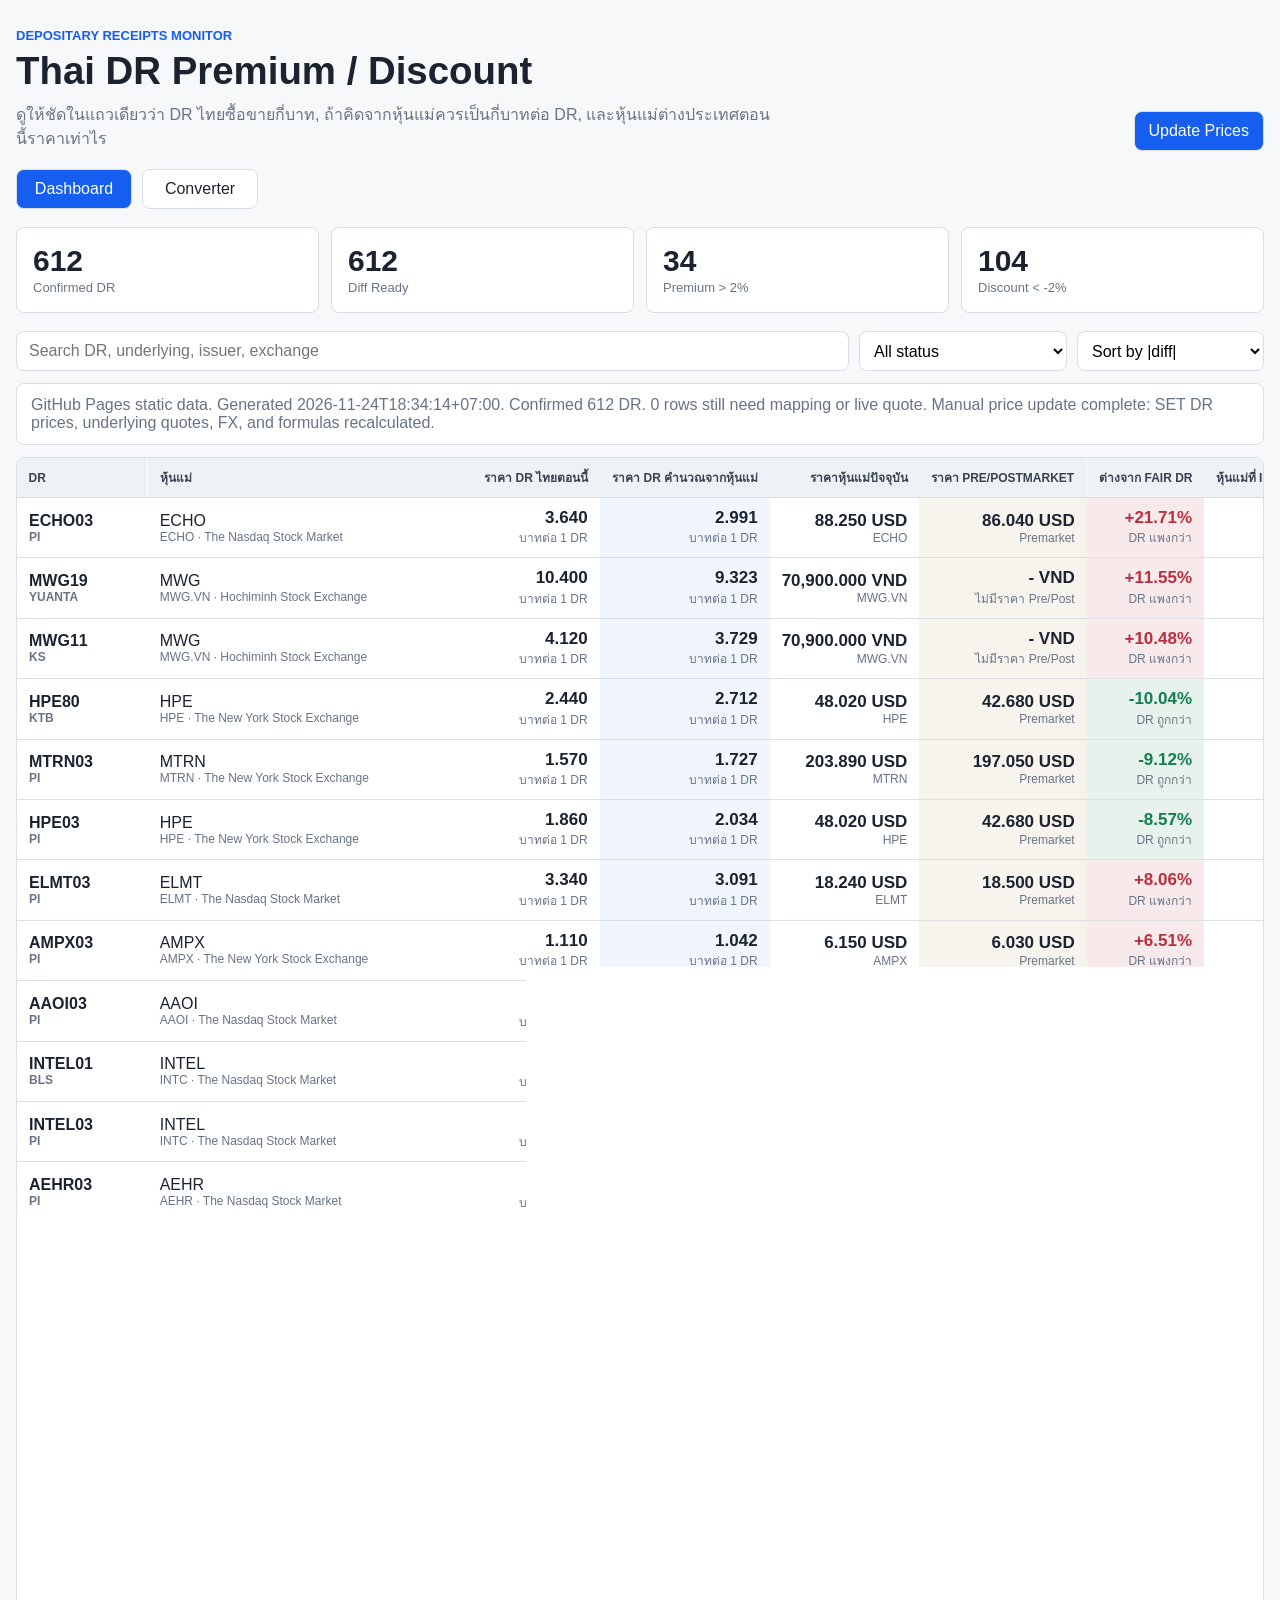
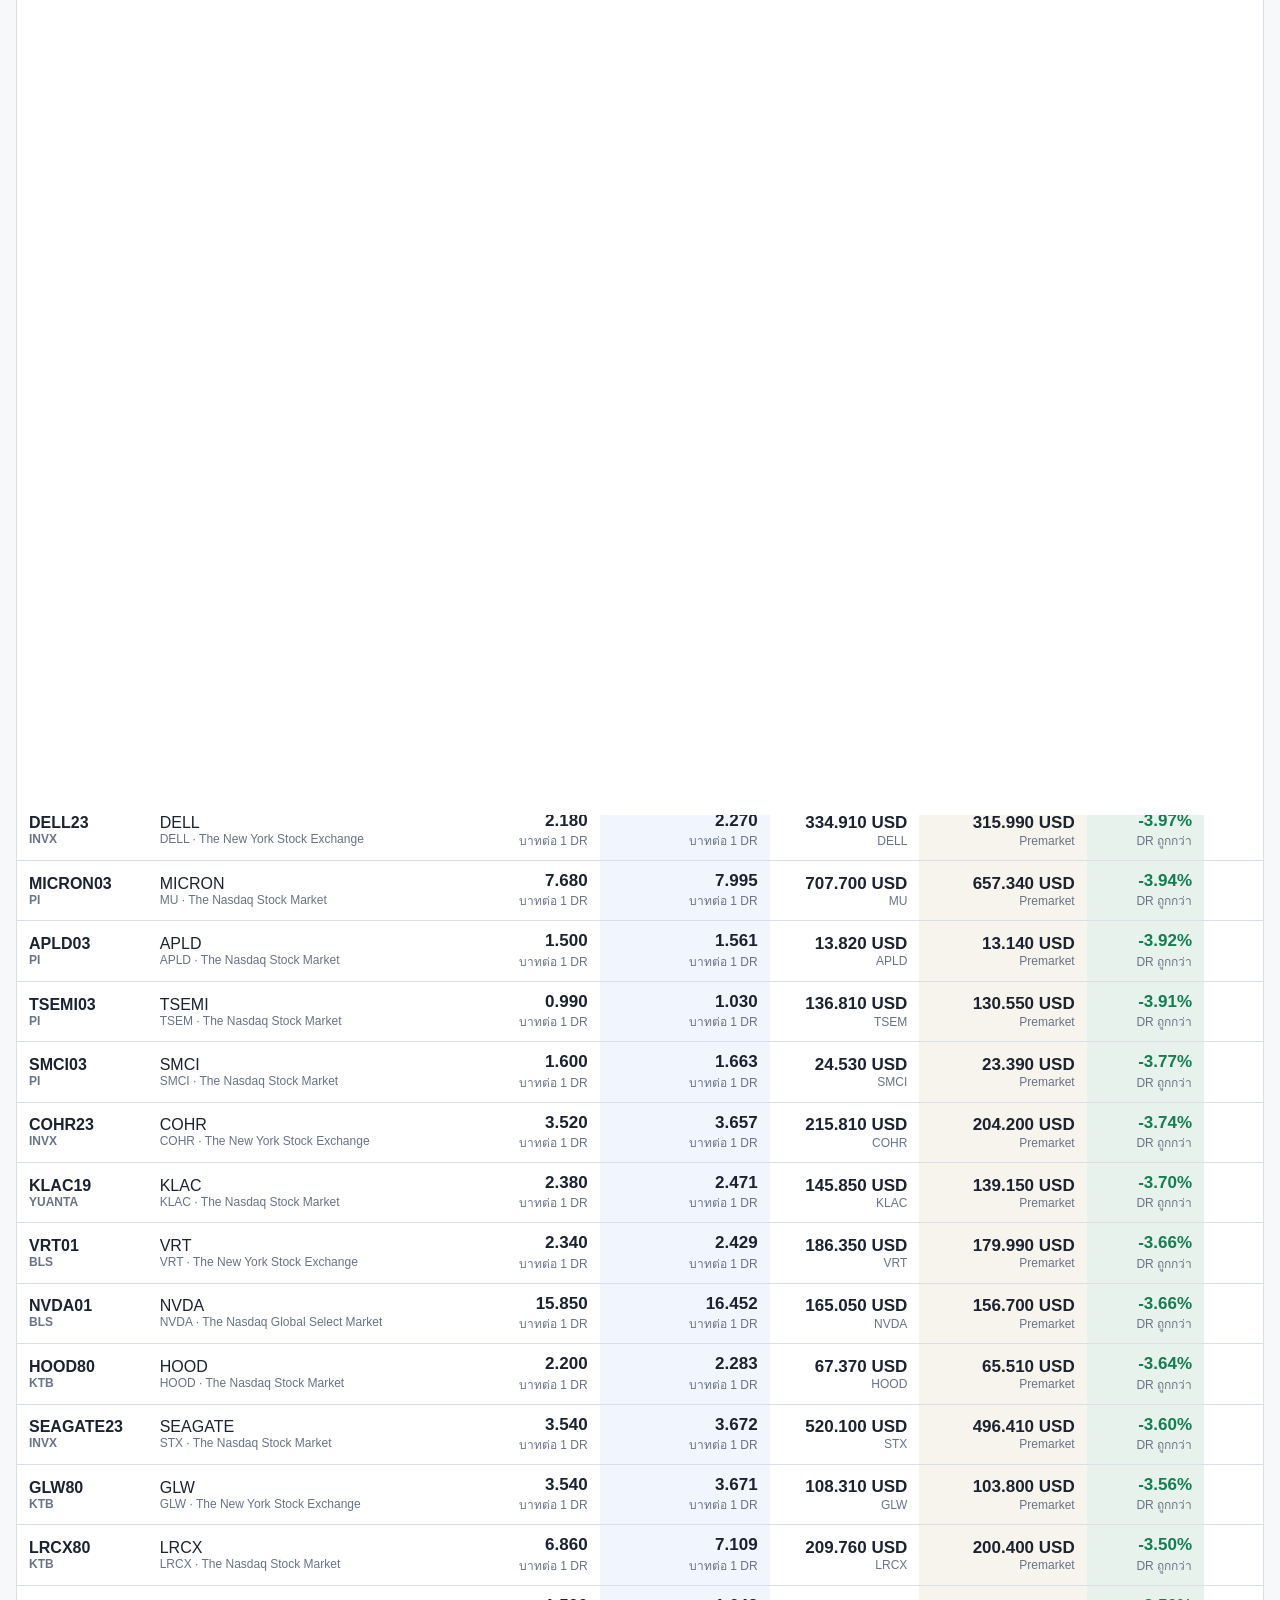
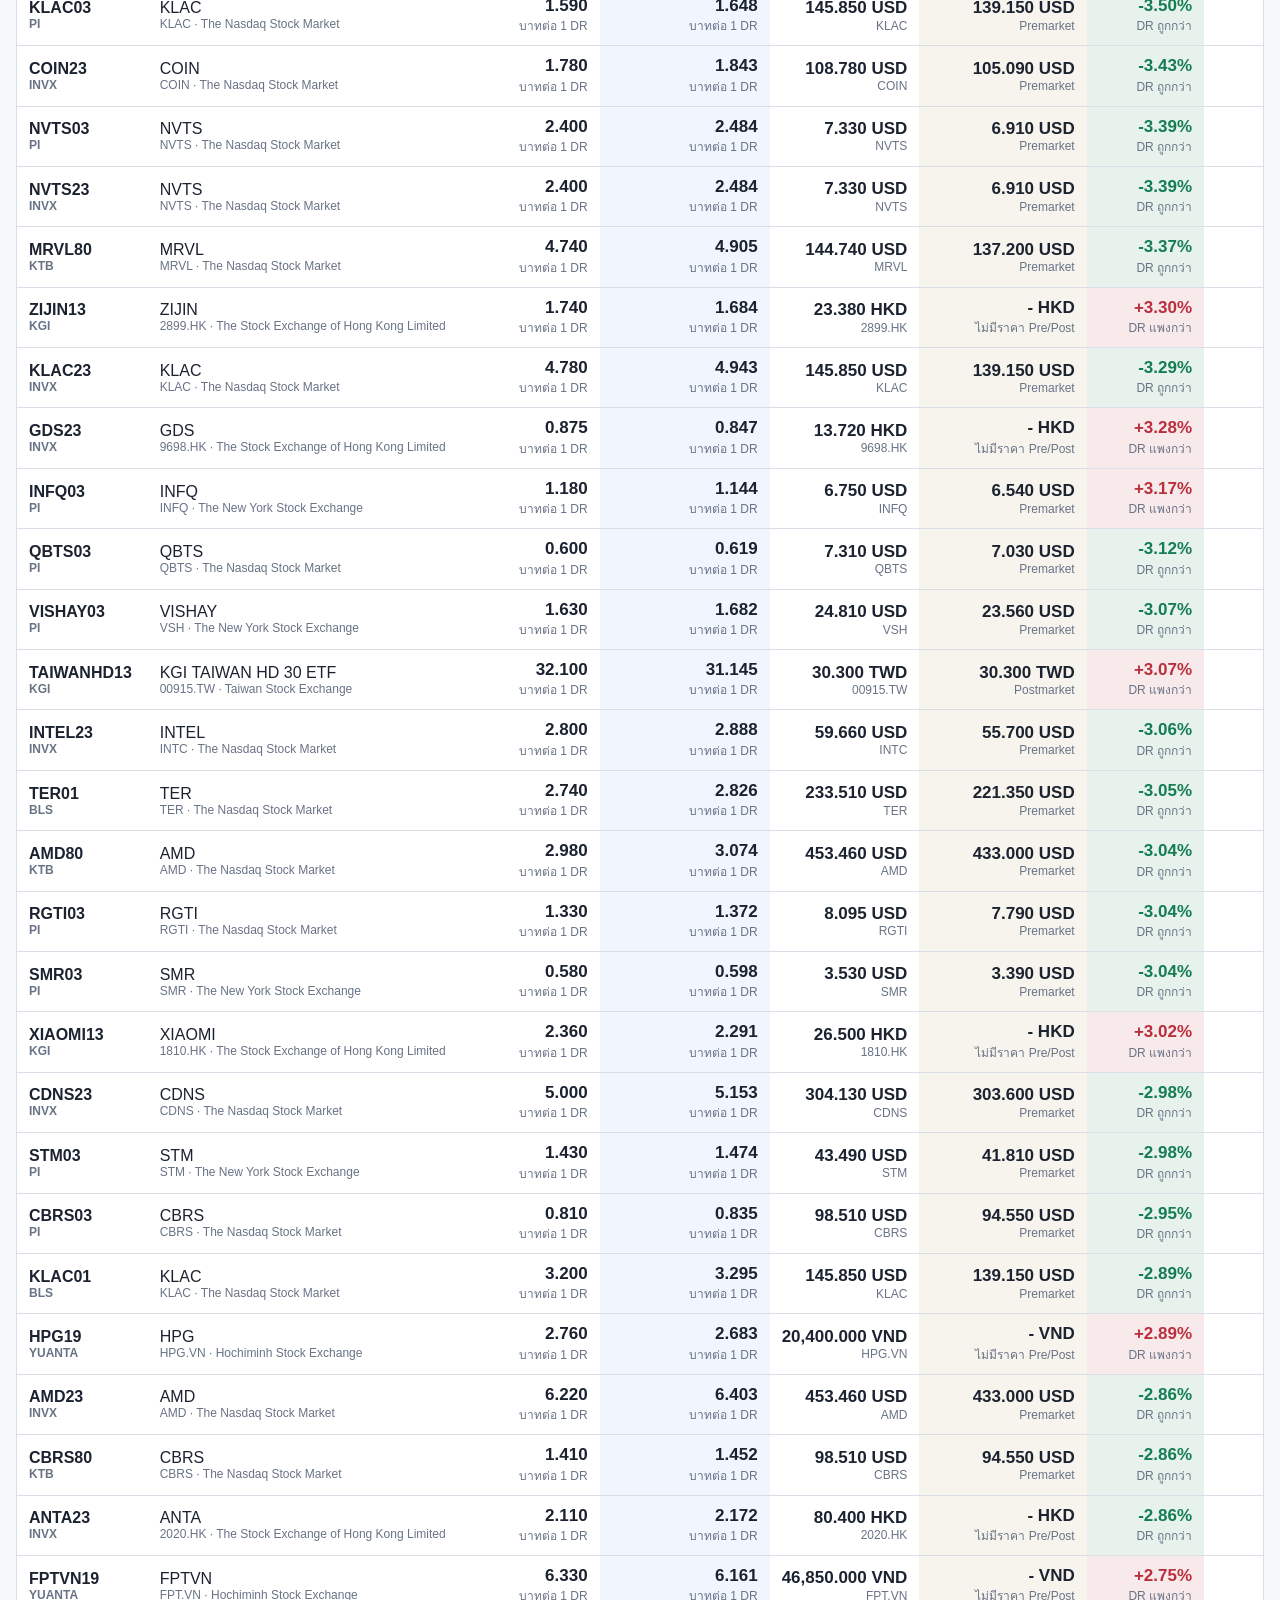
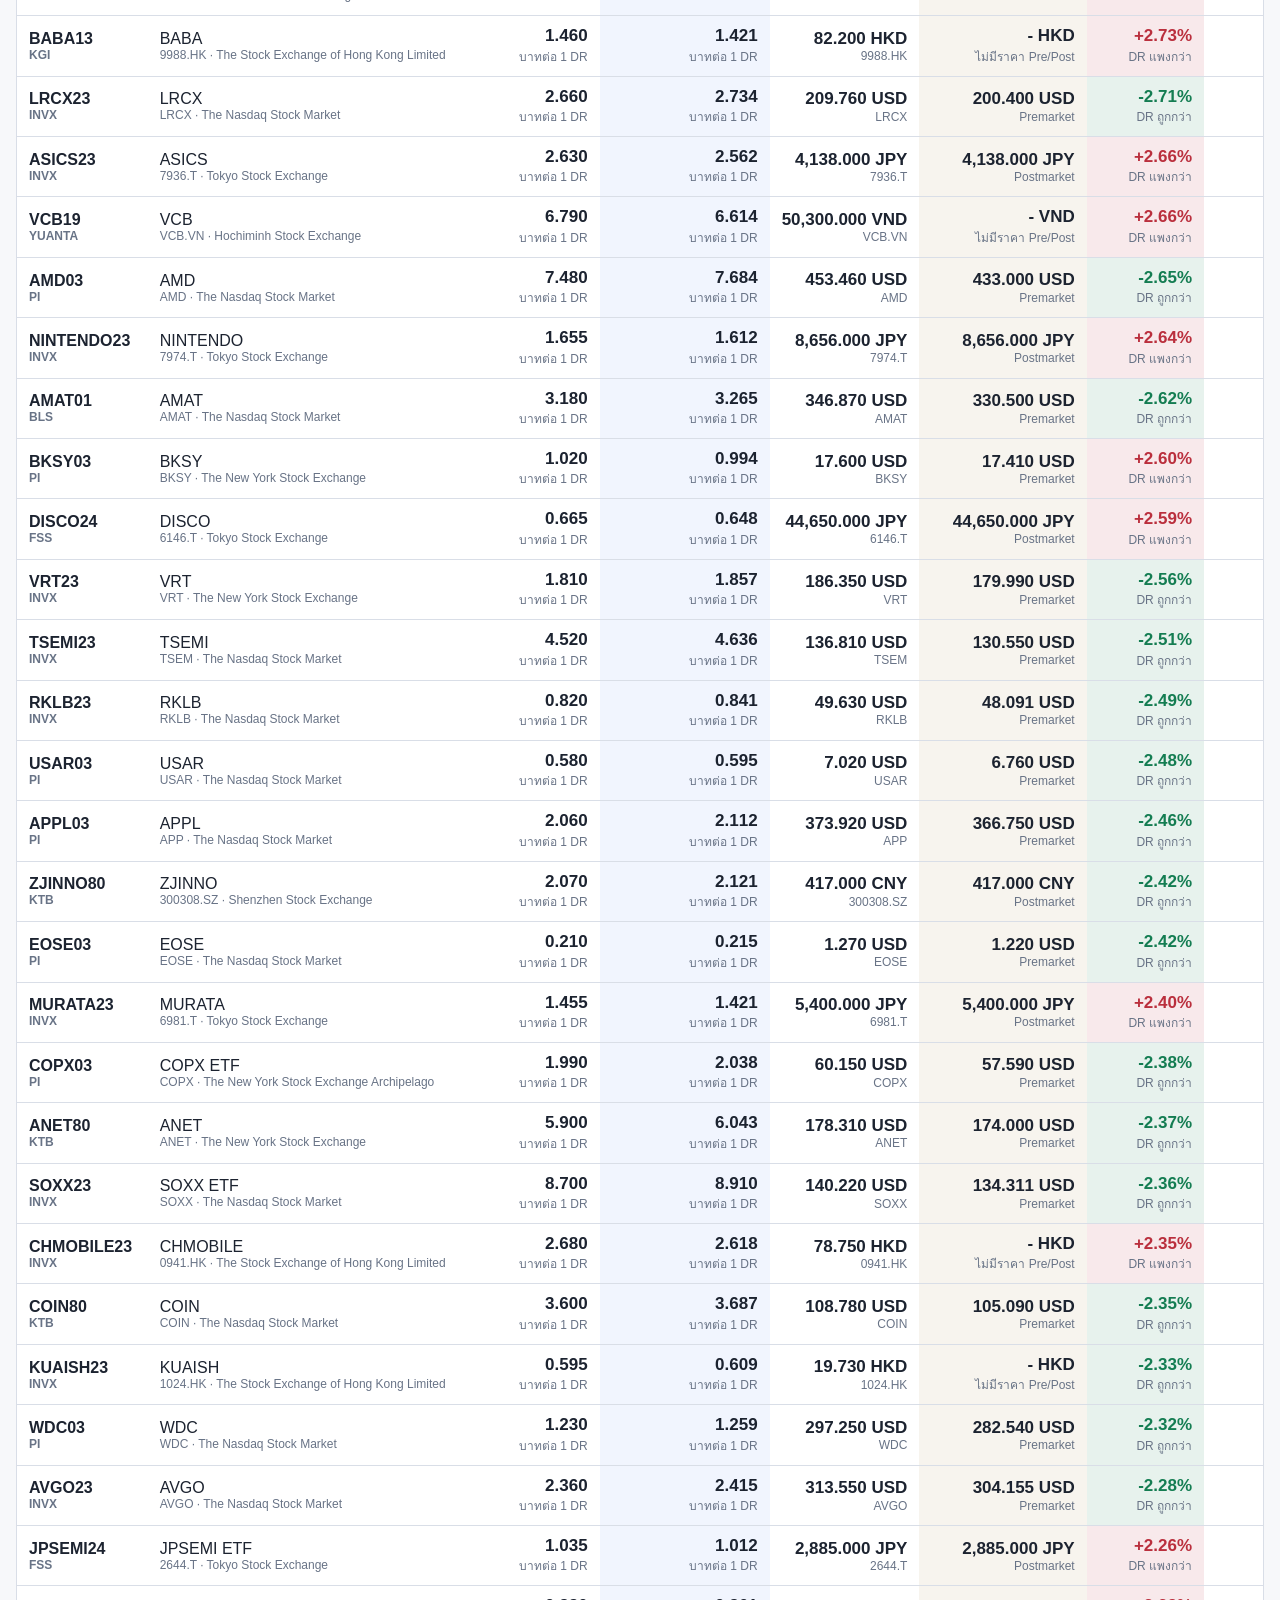
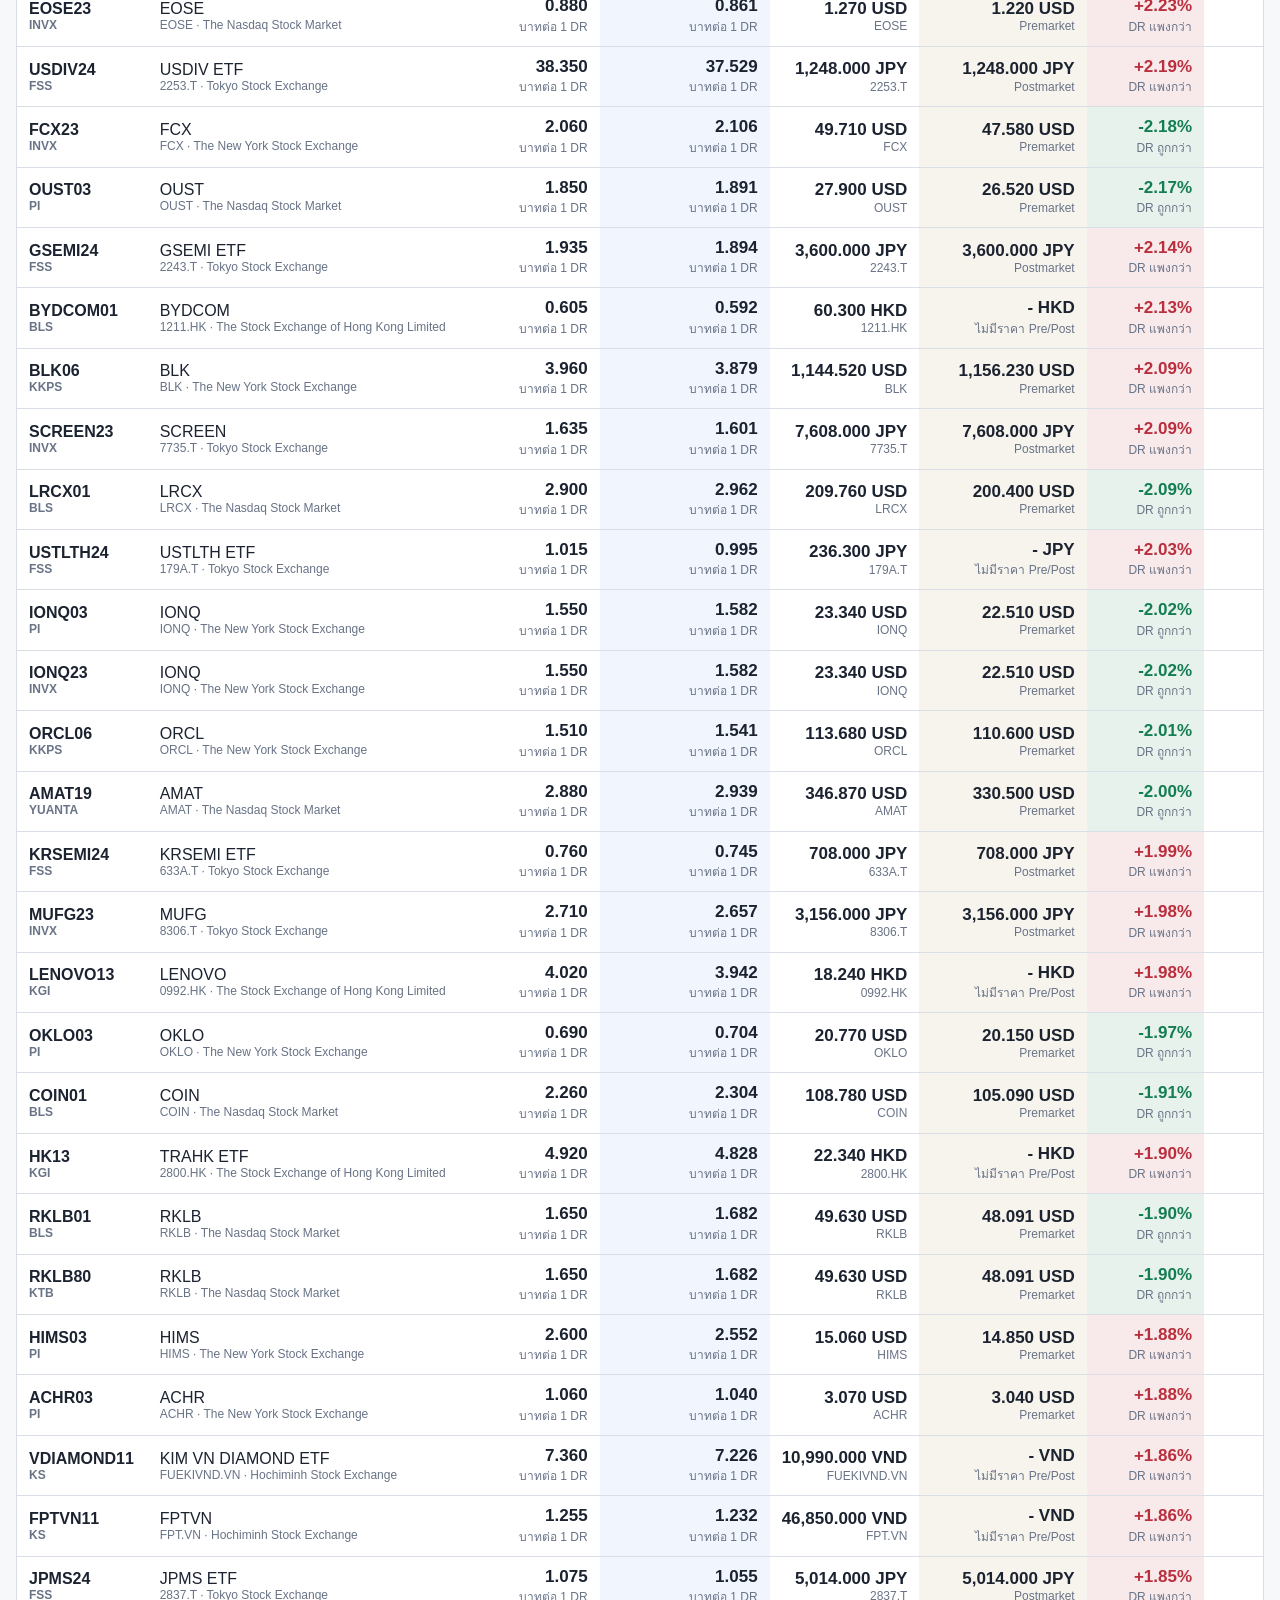
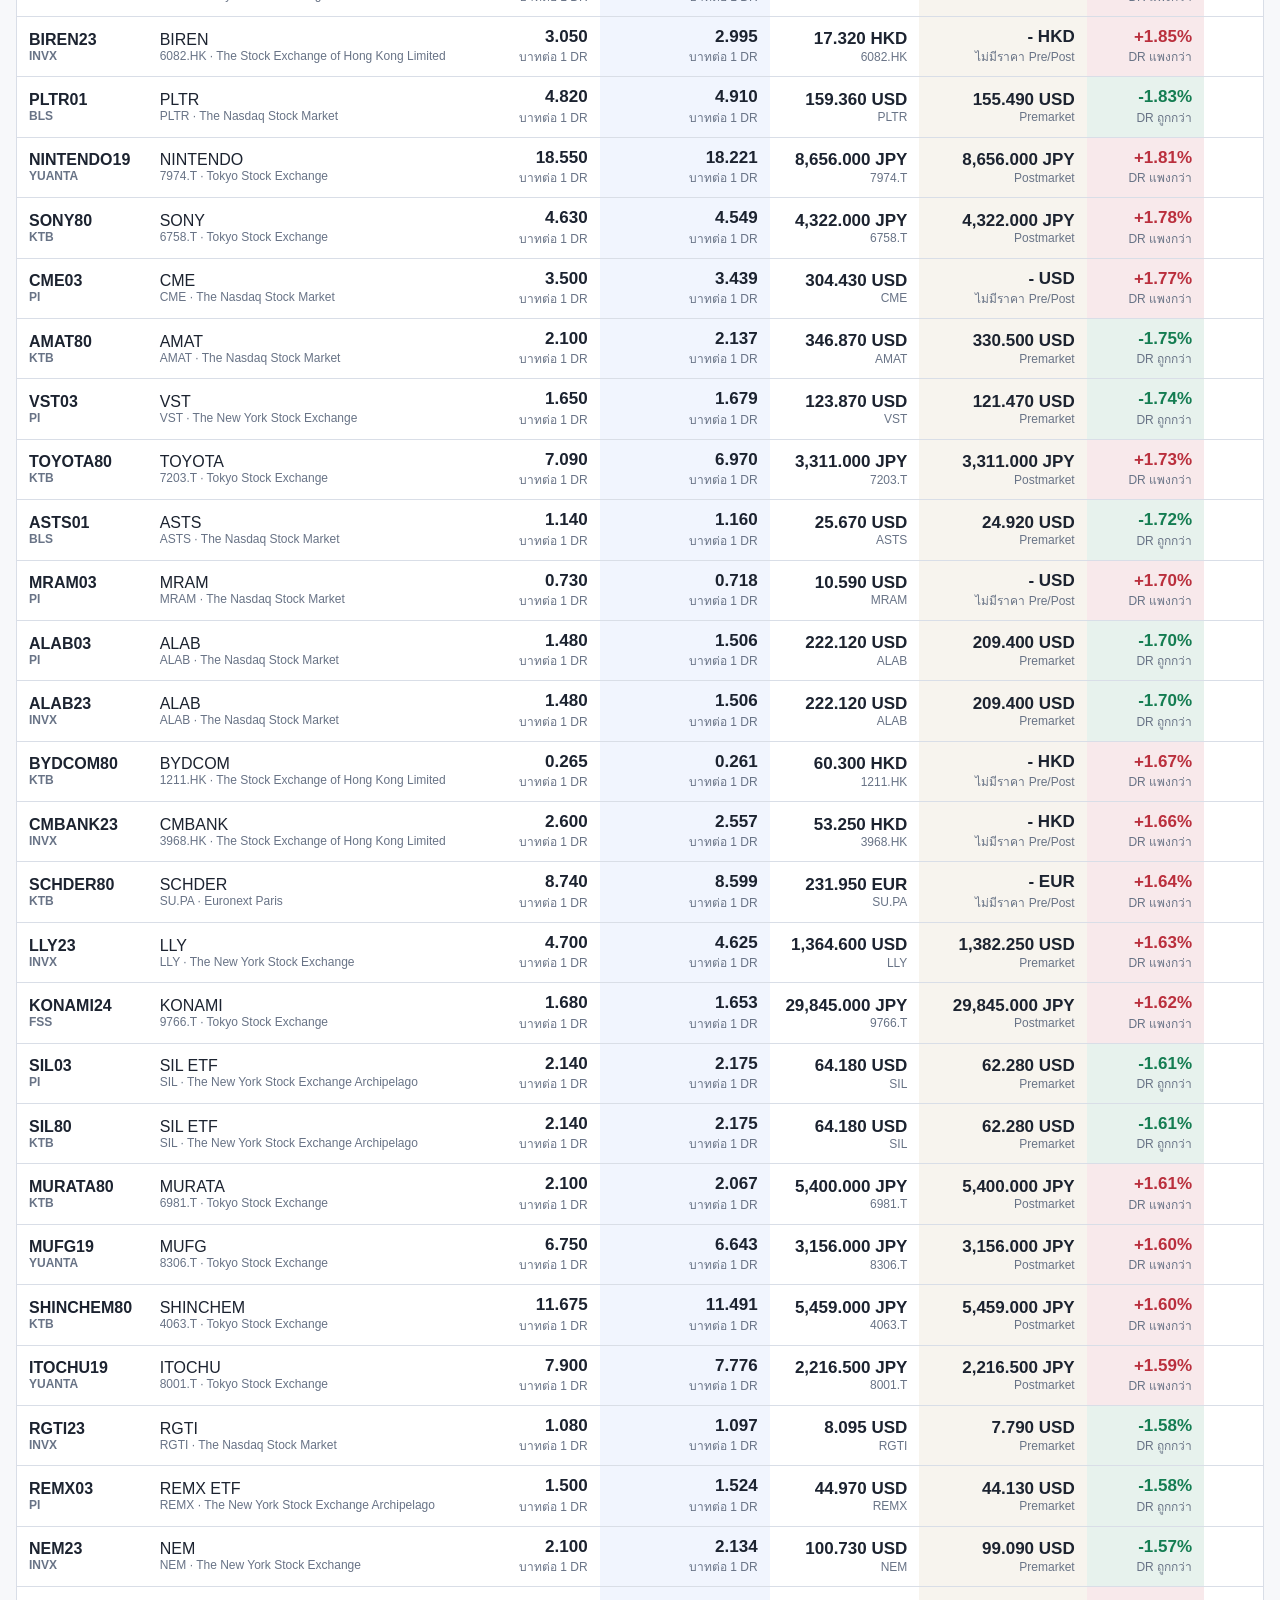
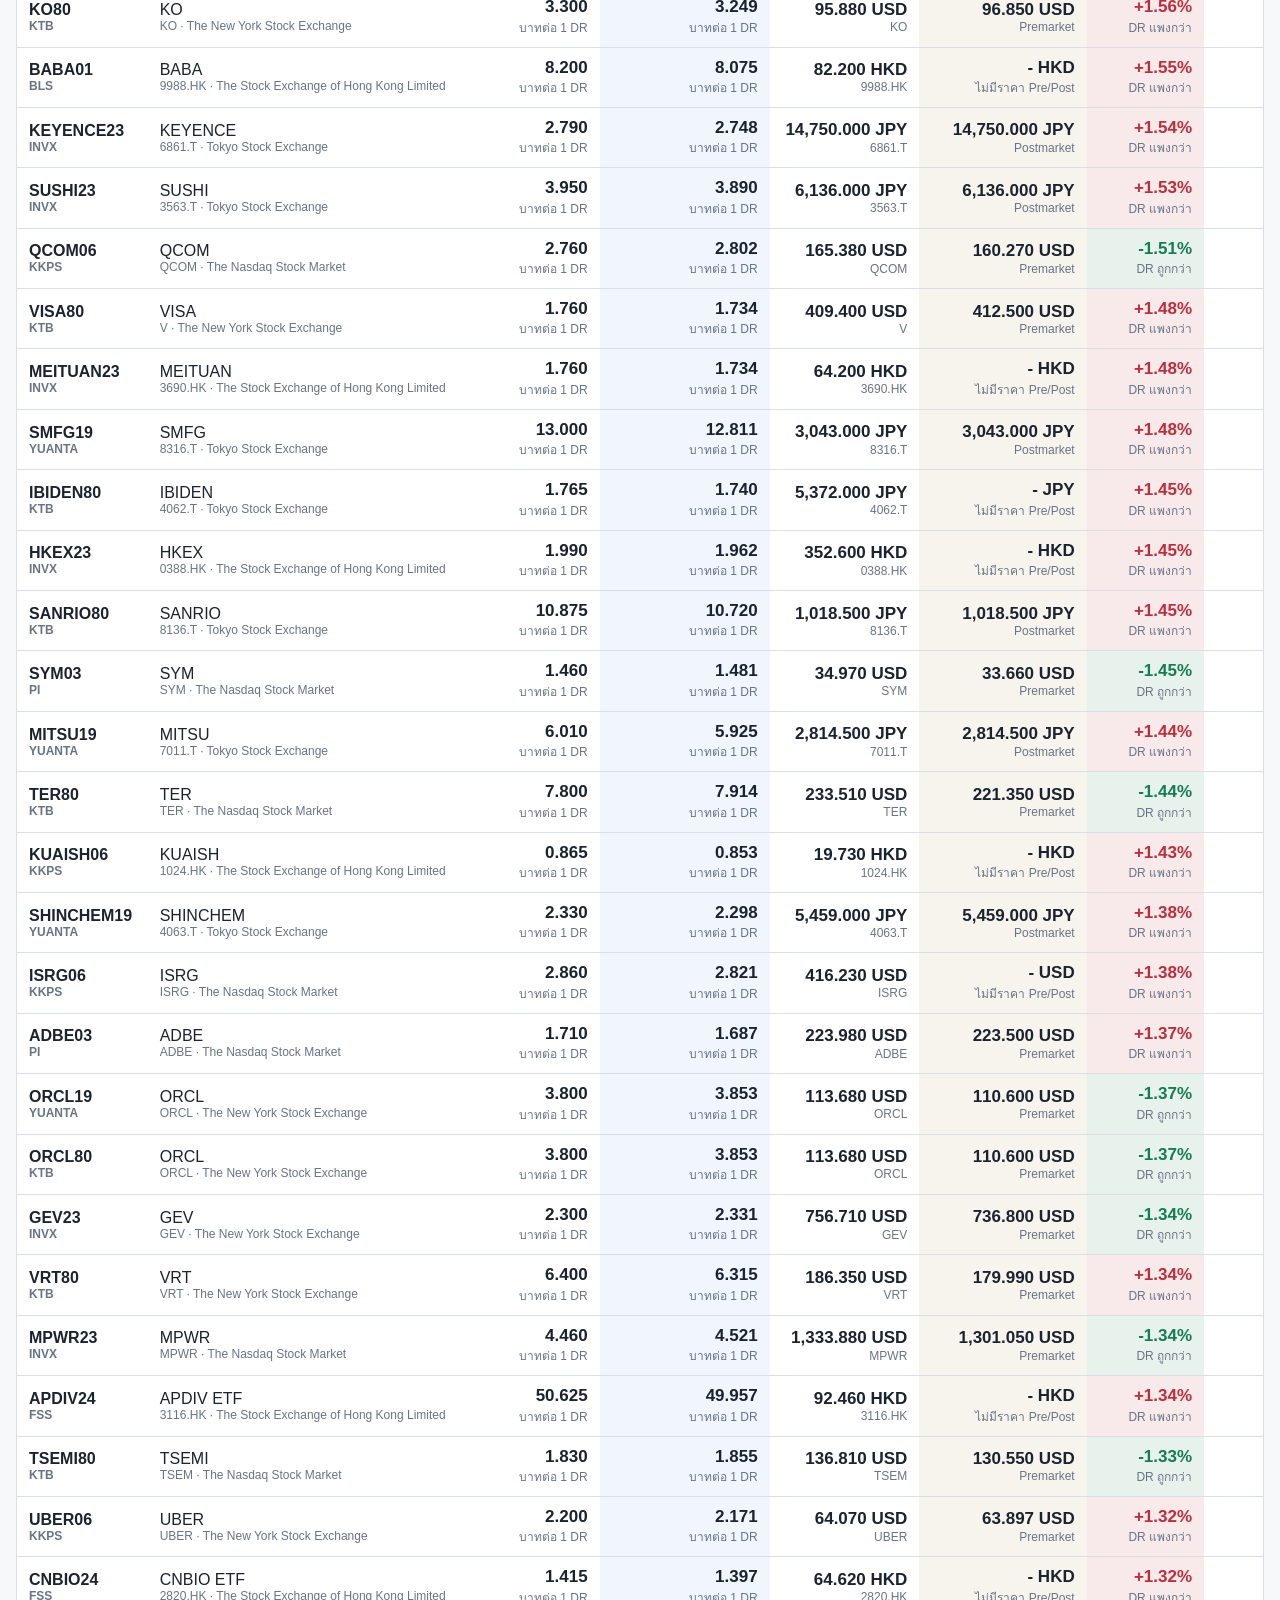
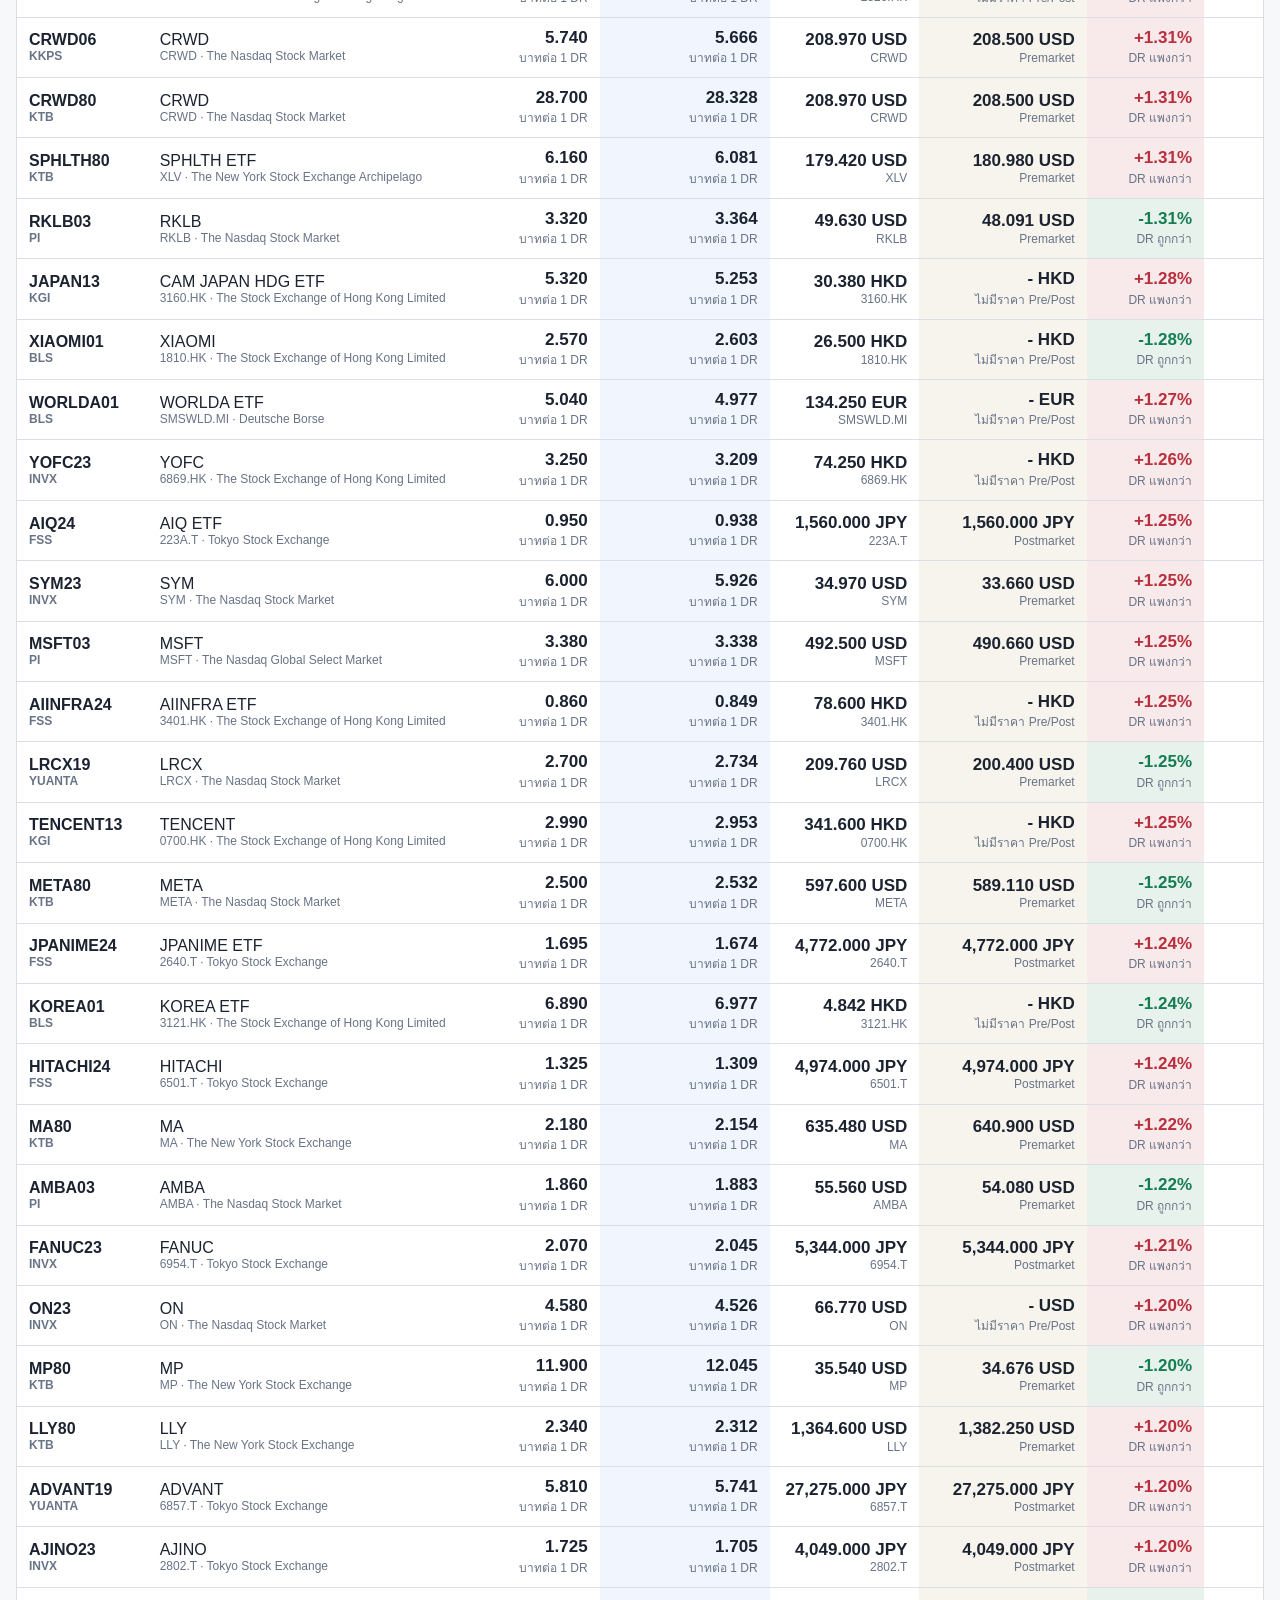
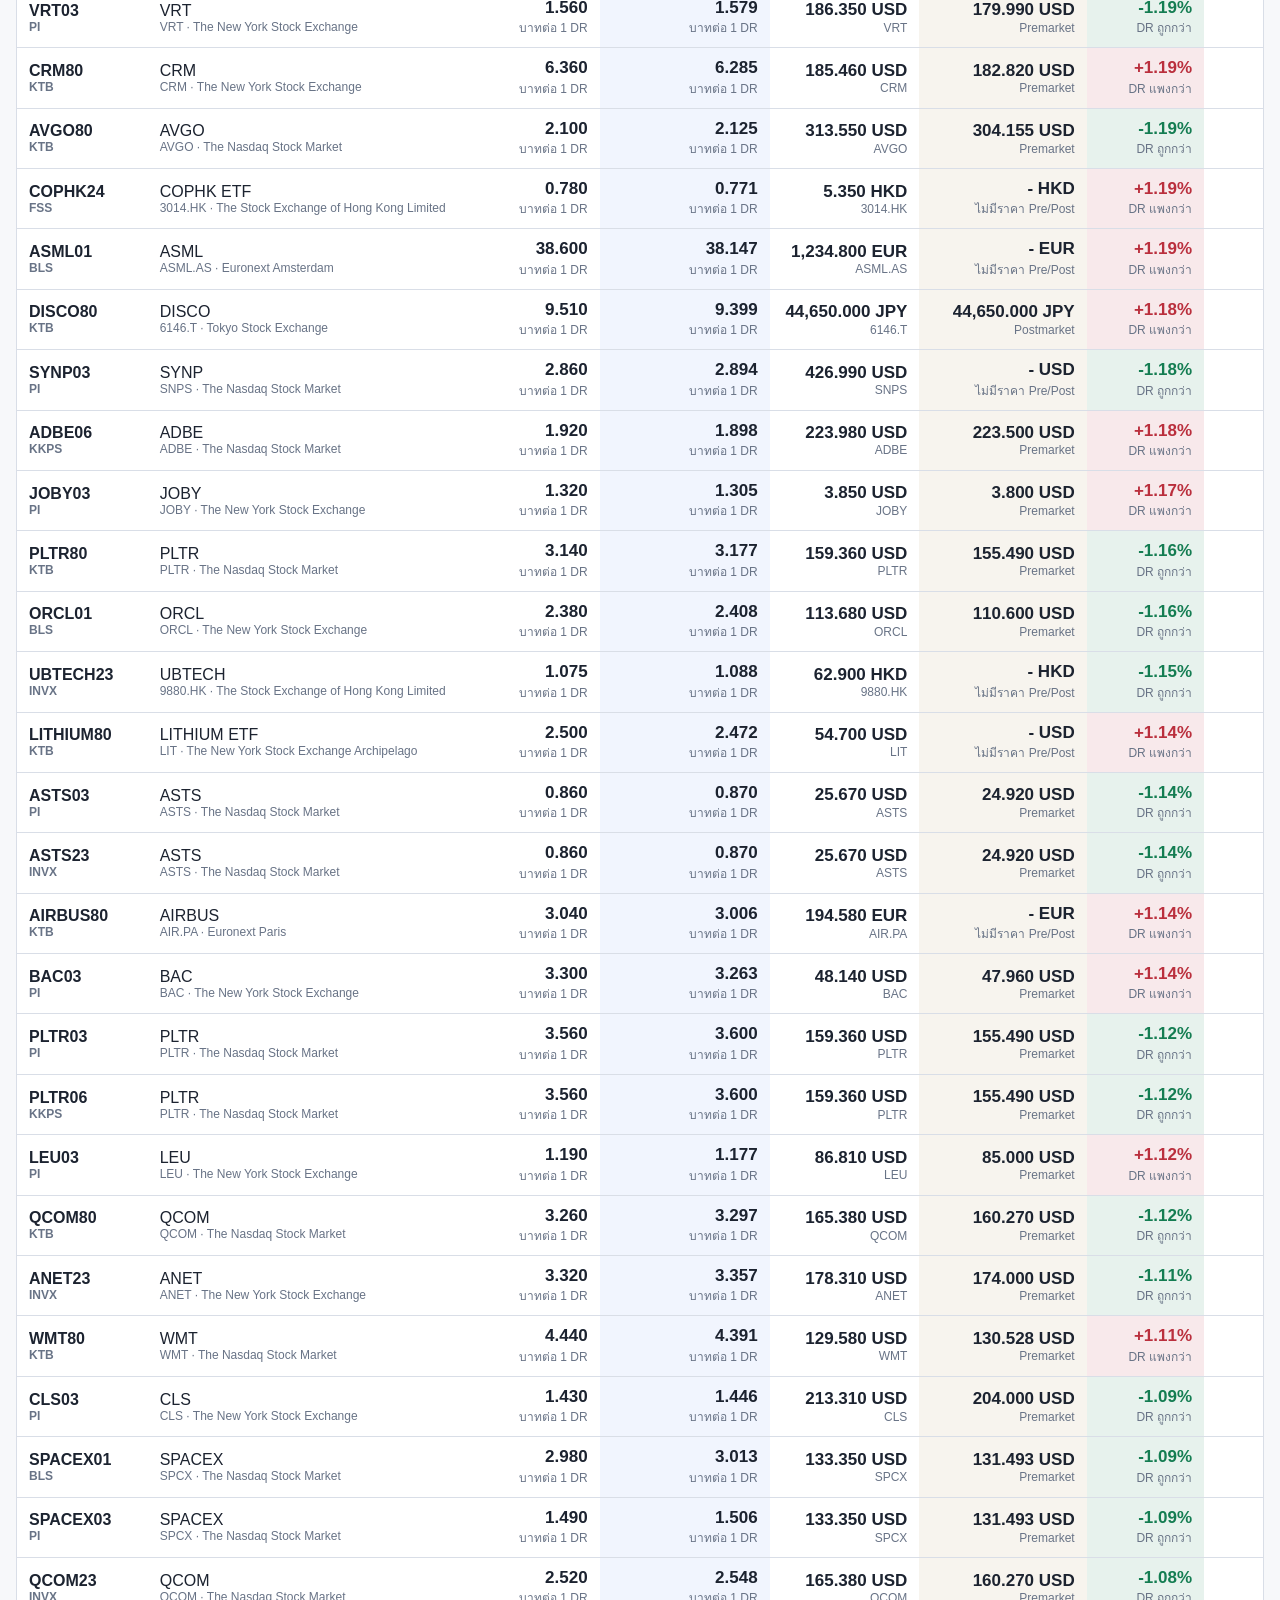
<file: index.html>
<!doctype html>
<html lang="th">
  <head>
    <meta charset="utf-8" />
    <meta name="viewport" content="width=device-width, initial-scale=1" />
    <title>Thai DR Premium Dashboard</title>
    <link rel="icon" href="data:," />
    <link rel="stylesheet" href="web/styles.css" />
  </head>
  <body>
    <main class="shell">
      <section class="topbar">
        <div>
          <p class="eyebrow">Depositary Receipts Monitor</p>
          <h1>Thai DR Premium / Discount</h1>
          <p class="subhead">
            ดูให้ชัดในแถวเดียวว่า DR ไทยซื้อขายกี่บาท, ถ้าคิดจากหุ้นแม่ควรเป็นกี่บาทต่อ DR,
            และหุ้นแม่ต่างประเทศตอนนี้ราคาเท่าไร
          </p>
        </div>
        <div class="actions">
          <button id="priceBtn" title="Update DR prices from SET official data, refresh underlying prices and FX, then recalculate the dashboard">Update Prices</button>
        </div>
      </section>

      <section class="view-tabs" role="tablist" aria-label="Dashboard views">
        <button id="dashboardTab" class="tab active" type="button">Dashboard</button>
        <button id="converterTab" class="tab ghost" type="button">Converter</button>
      </section>

      <section class="metrics" aria-live="polite">
        <div>
          <span id="confirmedCount">-</span>
          <label>Confirmed DR</label>
        </div>
        <div>
          <span id="withDiffCount">-</span>
          <label>Diff Ready</label>
        </div>
        <div>
          <span id="premiumCount">-</span>
          <label>Premium &gt; 2%</label>
        </div>
        <div>
          <span id="discountCount">-</span>
          <label>Discount &lt; -2%</label>
        </div>
      </section>

      <section id="dashboardView" class="view active">
        <section class="controls">
          <input id="searchInput" type="search" placeholder="Search DR, underlying, issuer, exchange" />
          <select id="statusFilter">
            <option value="all">All status</option>
            <option value="premium">Premium</option>
            <option value="discount">Discount</option>
            <option value="ok">Near fair</option>
            <option value="needs_mapping_or_quote">Needs mapping / quote</option>
          </select>
          <select id="sortSelect">
            <option value="absDiff">Sort by |diff|</option>
            <option value="diffDesc">Premium high to low</option>
            <option value="diffAsc">Discount low to high</option>
            <option value="symbol">Symbol A-Z</option>
          </select>
        </section>

        <section id="notice" class="notice">Loading dashboard...</section>

        <section class="tablewrap">
          <table>
            <thead>
              <tr>
                <th>DR</th>
                <th>หุ้นแม่</th>
                <th>ราคา DR ไทยตอนนี้</th>
                <th>ราคา DR คำนวณจากหุ้นแม่</th>
                <th>ราคาหุ้นแม่ปัจจุบัน</th>
                <th>ราคา Pre/Postmarket</th>
                <th>ต่างจาก Fair DR</th>
                <th>หุ้นแม่ที่ implied จาก DR</th>
                <th>FX</th>
                <th>Ratio</th>
                <th>Status</th>
              </tr>
            </thead>
            <tbody id="rows"></tbody>
          </table>
        </section>
      </section>

      <section id="converterView" class="view converter-view" hidden>
        <section class="converter-controls">
          <input id="converterSearch" type="search" placeholder="Search DR, underlying, issuer, exchange" />
          <select id="converterSelect" aria-label="Choose DR or underlying"></select>
        </section>

        <section id="converterSummary" class="converter-summary">Loading converter...</section>

        <section class="converter-grid">
          <div class="converter-card">
            <h2>หุ้นแม่ -> DR</h2>
            <label for="underlyingPriceInput">ราคาหุ้นแม่</label>
            <div class="input-row">
              <input id="underlyingPriceInput" type="number" inputmode="decimal" step="0.0001" />
              <span id="underlyingCurrencyLabel">-</span>
            </div>
            <div class="converter-output">
              <span id="fairDrOutput">-</span>
              <label>บาทต่อ 1 DR</label>
            </div>
          </div>

          <div class="converter-card">
            <h2>DR -> หุ้นแม่</h2>
            <label for="drPriceInput">ราคา DR</label>
            <div class="input-row">
              <input id="drPriceInput" type="number" inputmode="decimal" step="0.0001" />
              <span>THB</span>
            </div>
            <div class="converter-output">
              <span id="impliedUnderlyingOutput">-</span>
              <label id="impliedCurrencyLabel">- ต่อหุ้นแม่</label>
            </div>
          </div>
        </section>
      </section>
    </main>
    <script src="web/app.js"></script>
  </body>
</html>
</file>
<file: web/styles.css>
:root {
  color-scheme: light;
  --bg: #f7f8fa;
  --panel: #ffffff;
  --text: #1c2330;
  --muted: #687386;
  --line: #d9dee7;
  --blue: #155eef;
  --green: #147d52;
  --red: #ba2f3d;
  --amber: #936316;
}

* {
  box-sizing: border-box;
}

body {
  margin: 0;
  background: var(--bg);
  color: var(--text);
  font-family: "Segoe UI", Tahoma, Arial, sans-serif;
}

.shell {
  width: min(1480px, calc(100% - 32px));
  margin: 0 auto;
  padding: 28px 0;
}

.topbar {
  display: flex;
  align-items: flex-end;
  justify-content: space-between;
  gap: 24px;
  margin-bottom: 18px;
}

.eyebrow {
  margin: 0 0 6px;
  color: var(--blue);
  font-size: 13px;
  font-weight: 700;
  letter-spacing: 0;
  text-transform: uppercase;
}

h1 {
  margin: 0;
  font-size: clamp(28px, 3vw, 42px);
  letter-spacing: 0;
}

.subhead {
  max-width: 760px;
  margin: 10px 0 0;
  color: var(--muted);
  line-height: 1.5;
}

.actions,
.controls,
.view-tabs,
.converter-controls {
  display: flex;
  gap: 10px;
  flex-wrap: wrap;
}

button,
.linkbtn,
input,
select {
  min-height: 40px;
  border: 1px solid var(--line);
  border-radius: 8px;
  font: inherit;
}

button,
.linkbtn {
  padding: 0 14px;
  background: var(--blue);
  color: #fff;
  cursor: pointer;
  text-decoration: none;
  display: inline-flex;
  align-items: center;
}

button.ghost,
.linkbtn.ghost {
  background: #fff;
  color: var(--text);
}

.view-tabs {
  margin: 16px 0 0;
}

.view-tabs .tab {
  min-width: 116px;
  justify-content: center;
}

.view-tabs .tab.active {
  background: var(--blue);
  color: #fff;
}

button:disabled {
  cursor: wait;
  opacity: 0.65;
}

.metrics {
  display: grid;
  grid-template-columns: repeat(4, minmax(140px, 1fr));
  gap: 12px;
  margin: 18px 0;
}

.metrics > div,
.notice,
.tablewrap {
  background: var(--panel);
  border: 1px solid var(--line);
  border-radius: 8px;
}

.metrics > div {
  padding: 16px;
}

.metrics span {
  display: block;
  font-size: 30px;
  font-weight: 760;
}

.metrics label {
  color: var(--muted);
  font-size: 13px;
}

.controls {
  margin: 18px 0 12px;
}

.controls input,
.converter-controls input {
  flex: 1 1 360px;
  padding: 0 12px;
}

.controls select,
.converter-controls select {
  padding: 0 10px;
  background: #fff;
}

.converter-view {
  margin-top: 18px;
}

.converter-controls {
  margin-bottom: 12px;
}

.converter-controls select {
  flex: 1 1 420px;
}

.converter-summary,
.converter-card {
  background: var(--panel);
  border: 1px solid var(--line);
  border-radius: 8px;
}

.converter-summary {
  margin-bottom: 12px;
  padding: 12px 14px;
  color: var(--muted);
}

.converter-grid {
  display: grid;
  grid-template-columns: repeat(2, minmax(280px, 1fr));
  gap: 12px;
}

.converter-card {
  padding: 16px;
}

.converter-card h2 {
  margin: 0 0 14px;
  font-size: 18px;
}

.converter-card label {
  display: block;
  color: var(--muted);
  font-size: 13px;
  margin-bottom: 7px;
}

.input-row {
  display: grid;
  grid-template-columns: minmax(0, 1fr) auto;
  align-items: center;
  gap: 8px;
}

.input-row input {
  width: 100%;
  padding: 0 12px;
}

.input-row span {
  color: var(--muted);
  min-width: 44px;
}

.converter-output {
  margin-top: 16px;
  padding-top: 14px;
  border-top: 1px solid var(--line);
}

.converter-output span {
  display: block;
  font-size: 30px;
  font-weight: 760;
  line-height: 1.2;
}

.convert-link {
  cursor: pointer;
}

.convert-link:hover {
  background: rgba(21, 94, 239, 0.08);
}

.notice {
  padding: 12px 14px;
  color: var(--muted);
  margin-bottom: 12px;
}

.notice.error {
  color: var(--red);
  border-color: rgba(186, 47, 61, 0.35);
}

.tablewrap {
  overflow: auto;
}

table {
  width: 100%;
  border-collapse: collapse;
  min-width: 1460px;
}

th,
td {
  border-bottom: 1px solid var(--line);
  padding: 10px 12px;
  text-align: right;
  white-space: nowrap;
}

th {
  position: sticky;
  top: 0;
  background: #eef2f7;
  color: #384152;
  font-size: 12px;
  text-transform: uppercase;
  letter-spacing: 0;
  z-index: 1;
}

th:first-child,
td:first-child,
th:nth-child(2),
td:nth-child(2),
td.status {
  text-align: left;
}

td:first-child {
  font-weight: 720;
}

.price-cell,
.fair-price {
  min-width: 142px;
}

.price-main {
  font-size: 17px;
  font-weight: 760;
  line-height: 1.2;
}

.fair-price {
  background: rgba(21, 94, 239, 0.06);
}

.extended-price {
  background: rgba(147, 99, 22, 0.07);
}

.muted {
  color: var(--muted);
  font-size: 12px;
}

.pill {
  display: inline-flex;
  align-items: center;
  min-height: 24px;
  border-radius: 999px;
  padding: 0 9px;
  font-size: 12px;
  font-weight: 700;
}

.premium {
  color: var(--red);
  background: rgba(186, 47, 61, 0.1);
}

.discount {
  color: var(--green);
  background: rgba(20, 125, 82, 0.1);
}

.ok {
  color: #33506d;
  background: rgba(51, 80, 109, 0.1);
}

.needs_mapping_or_quote {
  color: var(--amber);
  background: rgba(147, 99, 22, 0.12);
}

@media (max-width: 860px) {
  .topbar {
    align-items: stretch;
    flex-direction: column;
  }

  .metrics {
    grid-template-columns: repeat(2, minmax(120px, 1fr));
  }

  .converter-grid {
    grid-template-columns: 1fr;
  }
}
</file>
